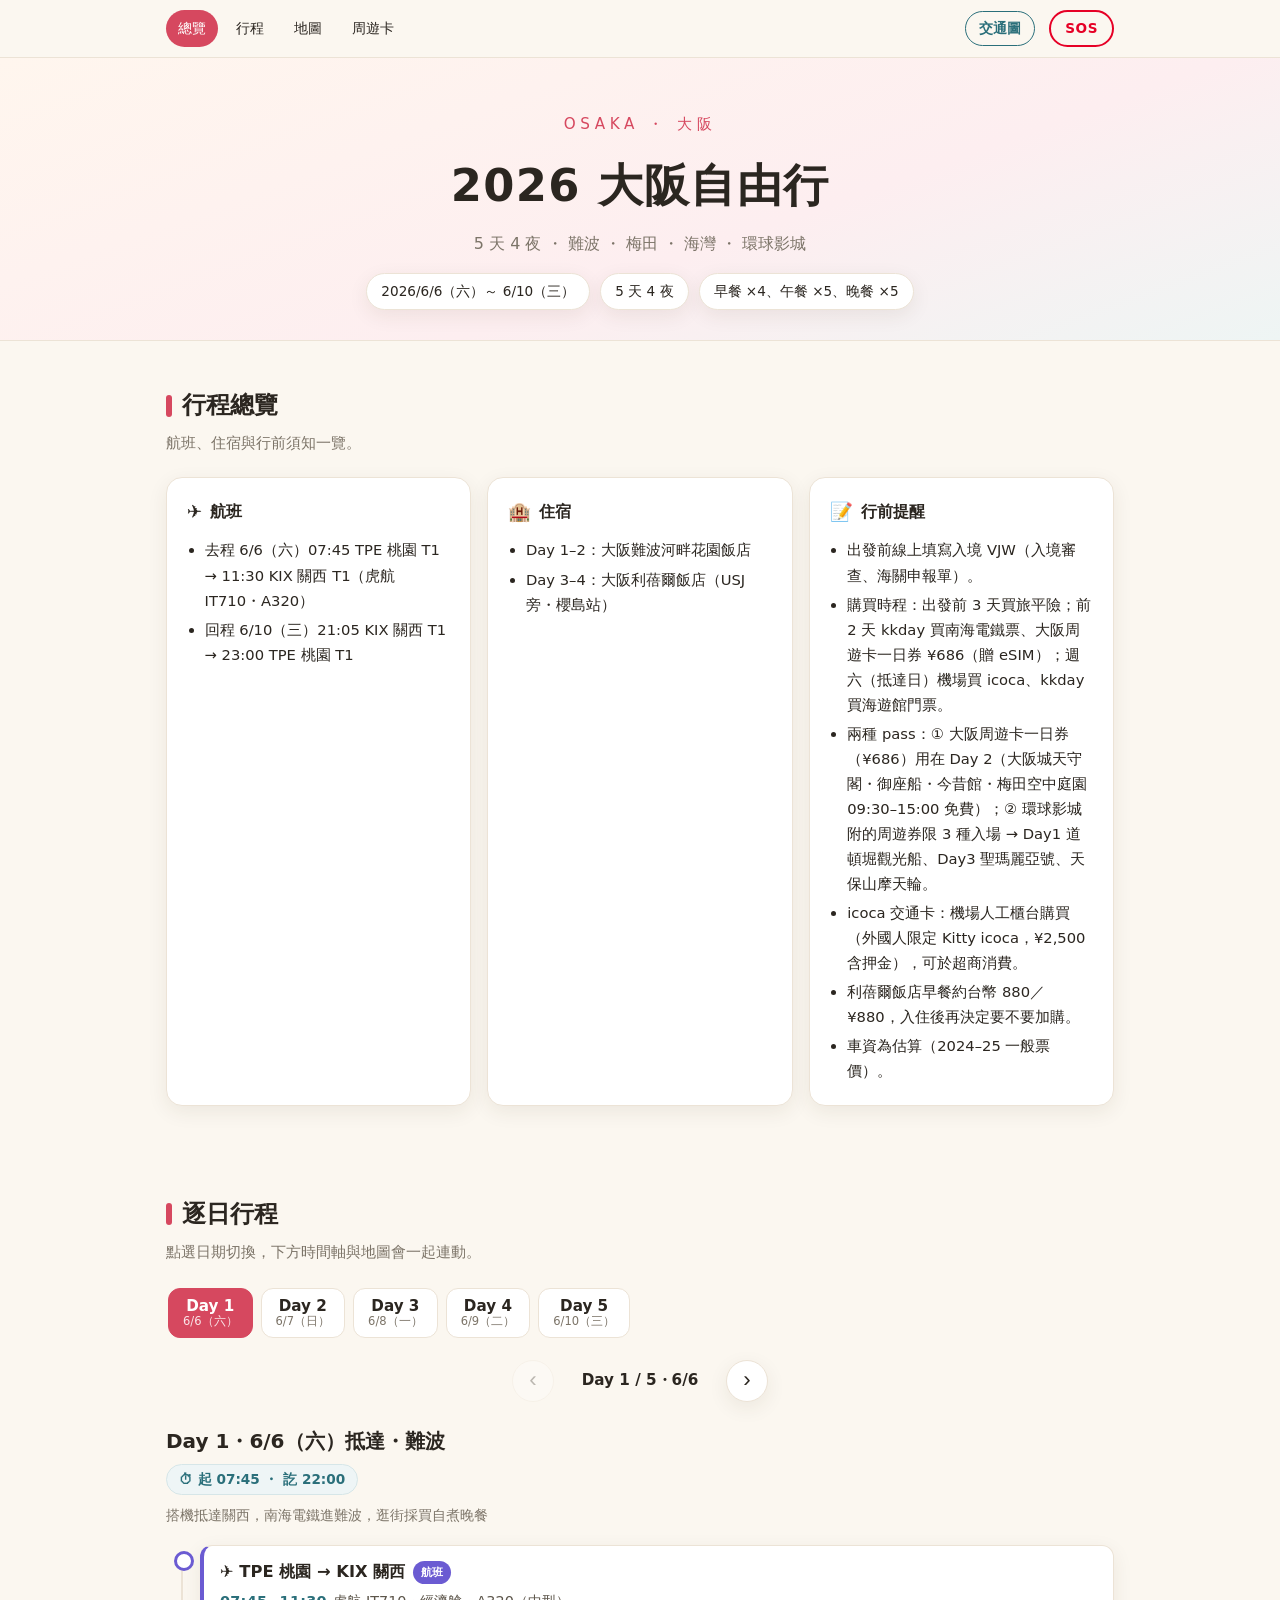
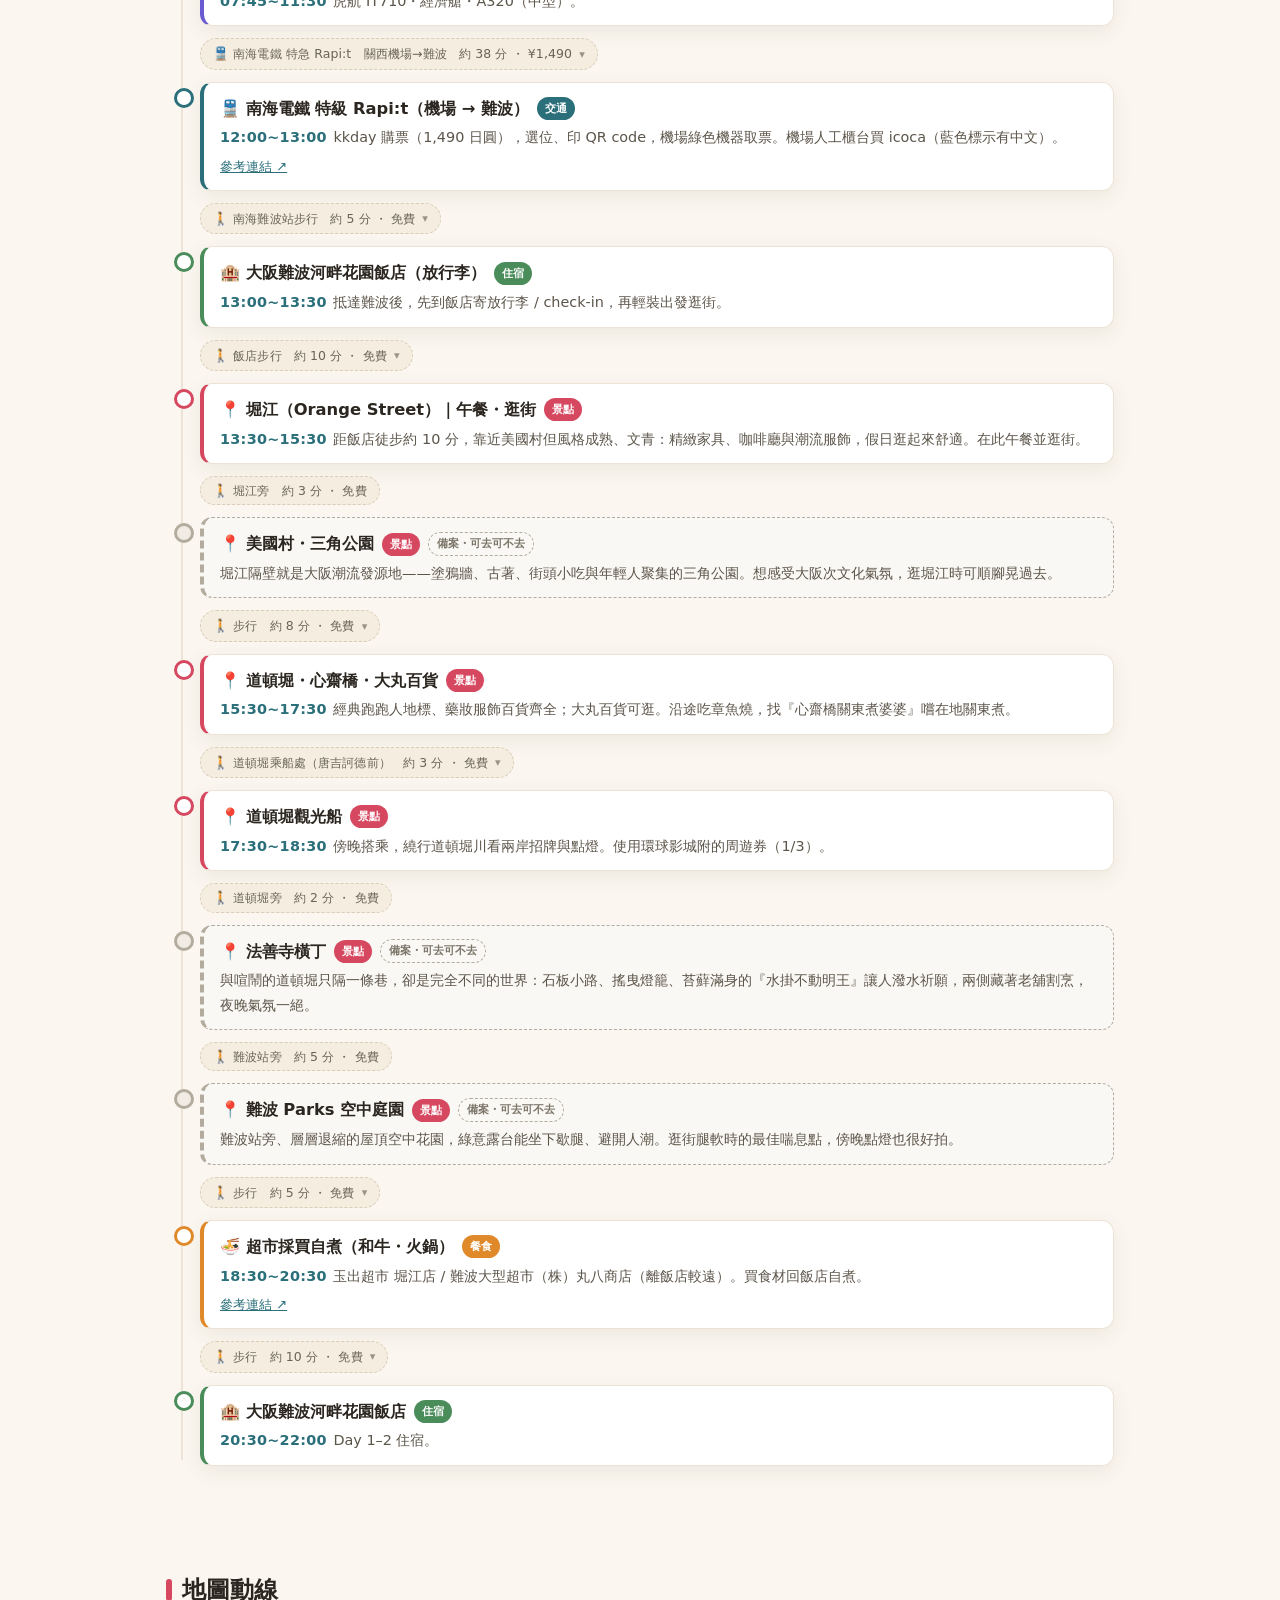
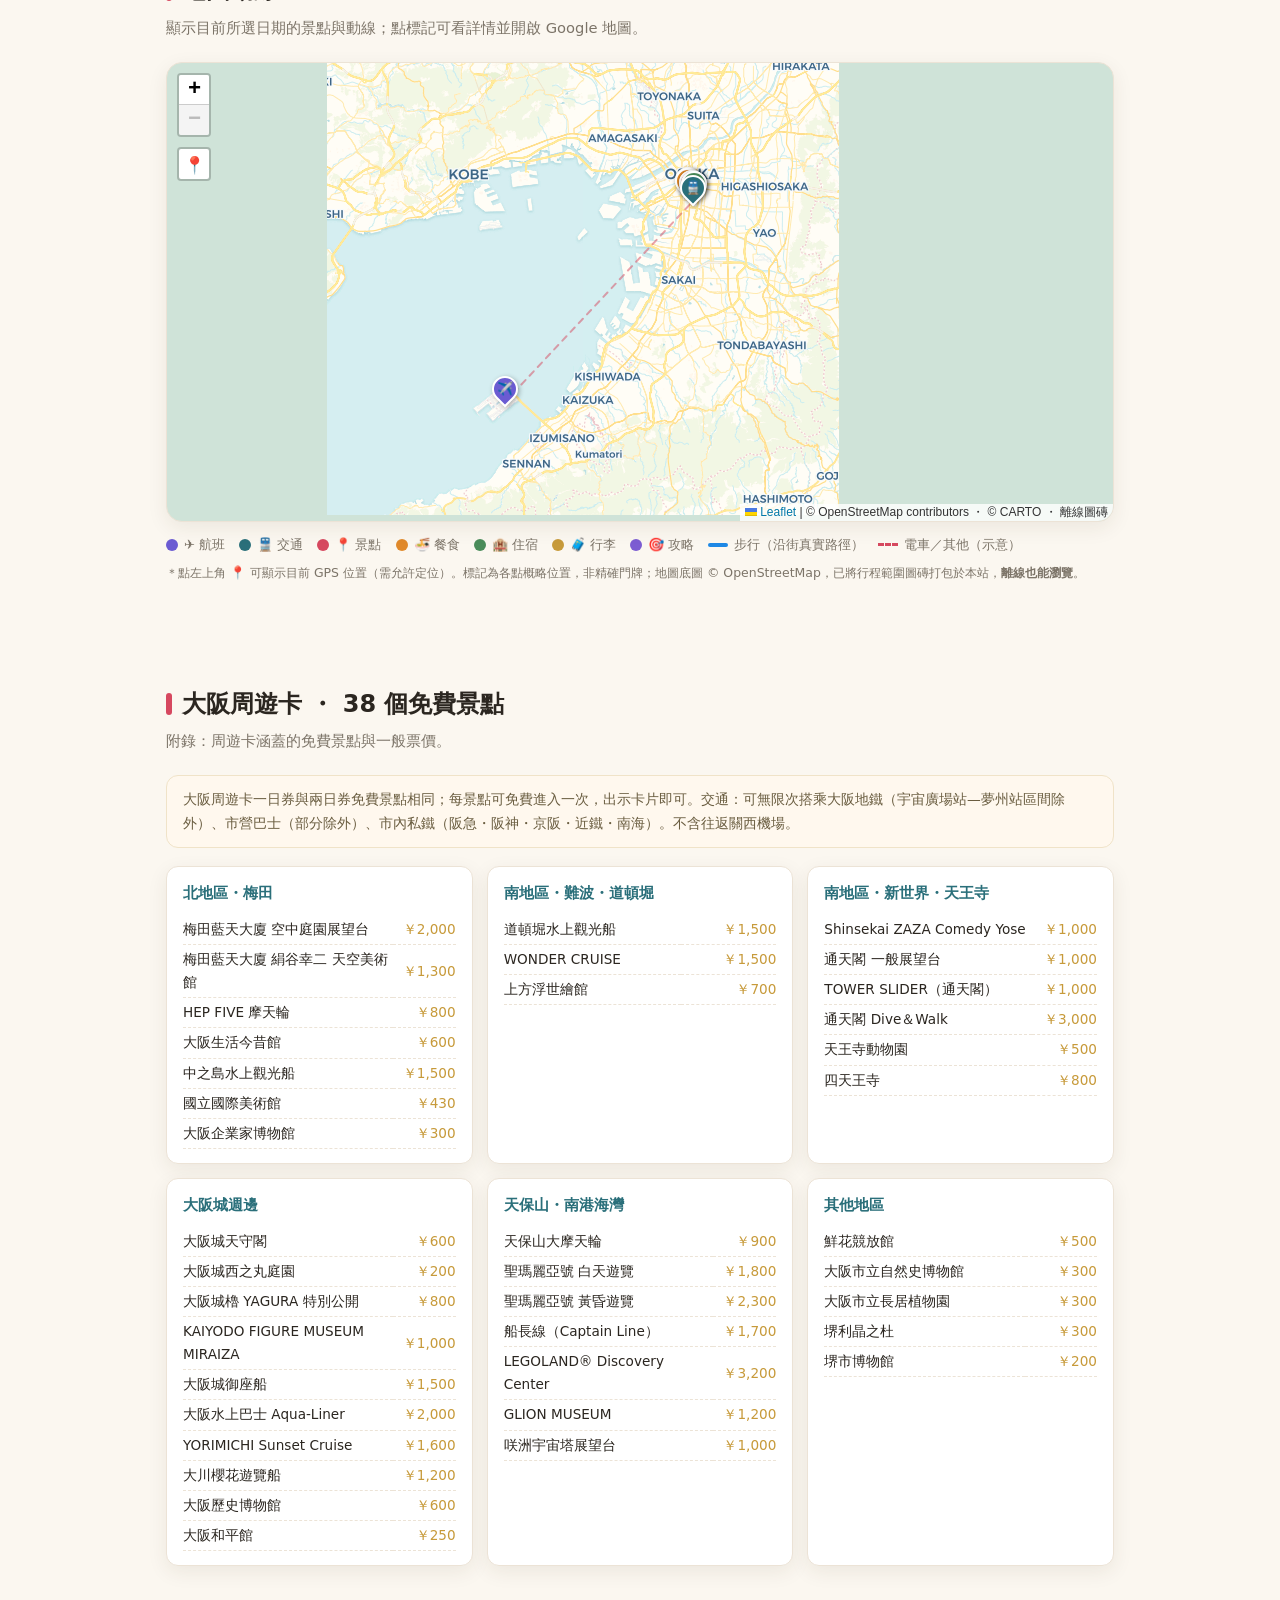
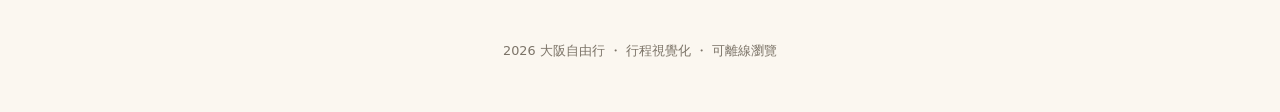
<file: index.html>
<!DOCTYPE html>
<html lang="zh-Hant">
<head>
  <meta charset="UTF-8" />
  <meta name="viewport" content="width=device-width, initial-scale=1.0" />
  <title>2026 大阪自由行 ・ 6/6–6/10</title>
  <meta name="description" content="2026/6/6–6/10 日本大阪自由行 5 天 4 夜互動行程：逐日時間軸與地圖動線。" />
  <meta name="theme-color" content="#d6485f" />
  <link rel="icon" href="./assets/icon.svg" type="image/svg+xml" />
  <link rel="manifest" href="./manifest.webmanifest" />
  <link rel="stylesheet" href="./assets/vendor/leaflet/leaflet.css" />
  <link rel="stylesheet" href="./assets/css/style.css?v=22" />
</head>
<body>

  <nav class="nav">
    <div class="nav__inner">
      <div class="nav__links">
        <a href="#overview-sec">總覽</a>
        <a href="#itinerary-sec">行程</a>
        <a href="#map-sec">地圖</a>
        <a href="#pass-sec">周遊卡</a>
      </div>
      <a href="./transit-map.html" class="nav-transit">交通圖</a>
      <a href="./emergency.html" class="nav-emergency">SOS</a>
    </div>
  </nav>

  <header class="hero">
    <div class="jp">OSAKA ・ 大阪</div>
    <h1>2026 大阪自由行</h1>
    <p>5 天 4 夜 ・ 難波 ・ 梅田 ・ 海灣 ・ 環球影城</p>
    <div class="hero__meta" id="hero-meta"></div>
  </header>

  <section id="overview-sec">
    <h2 class="section-title"><span class="bar"></span>行程總覽</h2>
    <p class="section-sub">航班、住宿與行前須知一覽。</p>
    <div id="overview"></div>
  </section>

  <section id="itinerary-sec">
    <h2 class="section-title"><span class="bar"></span>逐日行程</h2>
    <p class="section-sub">點選日期切換，下方時間軸與地圖會一起連動。</p>
    <div class="daybar" id="daybar"></div>
    <div class="day-pager">
      <button class="pager-btn" id="prev-day" aria-label="前一天">‹</button>
      <span class="pager-now" id="pager-now"></span>
      <button class="pager-btn" id="next-day" aria-label="後一天">›</button>
    </div>
    <div id="days"></div>
  </section>

  <section id="map-sec">
    <h2 class="section-title"><span class="bar"></span>地圖動線</h2>
    <p class="section-sub">顯示目前所選日期的景點與動線；點標記可看詳情並開啟 Google 地圖。</p>
    <div id="map"></div>
    <div class="map-legend" id="map-legend"></div>
    <p class="loc-status" id="loc-status" hidden></p>
    <p class="map-note">＊點左上角 <strong>📍</strong> 可顯示目前 GPS 位置（需允許定位）。標記為各點概略位置，非精確門牌；地圖底圖 © OpenStreetMap，已將行程範圍圖磚打包於本站，<strong>離線也能瀏覽</strong>。</p>
  </section>

  <section id="pass-sec">
    <h2 class="section-title"><span class="bar"></span>大阪周遊卡 ・ 38 個免費景點</h2>
    <p class="section-sub">附錄：周遊卡涵蓋的免費景點與一般票價。</p>
    <div class="pass-note" id="pass-note"></div>
    <div class="pass-grid" id="pass-grid"></div>
  </section>

  <footer>
    2026 大阪自由行 ・ 行程視覺化 ・ 可離線瀏覽
  </footer>

  <script src="./assets/vendor/leaflet/leaflet.js"></script>
  <script src="./assets/vendor/sortable/Sortable.min.js?v=22"></script>
  <script src="./assets/js/data.js?v=22"></script>
  <script src="./assets/js/walk-routes.js?v=22"></script>
  <script src="./assets/js/app.js?v=22"></script>
</body>
</html>
</file>
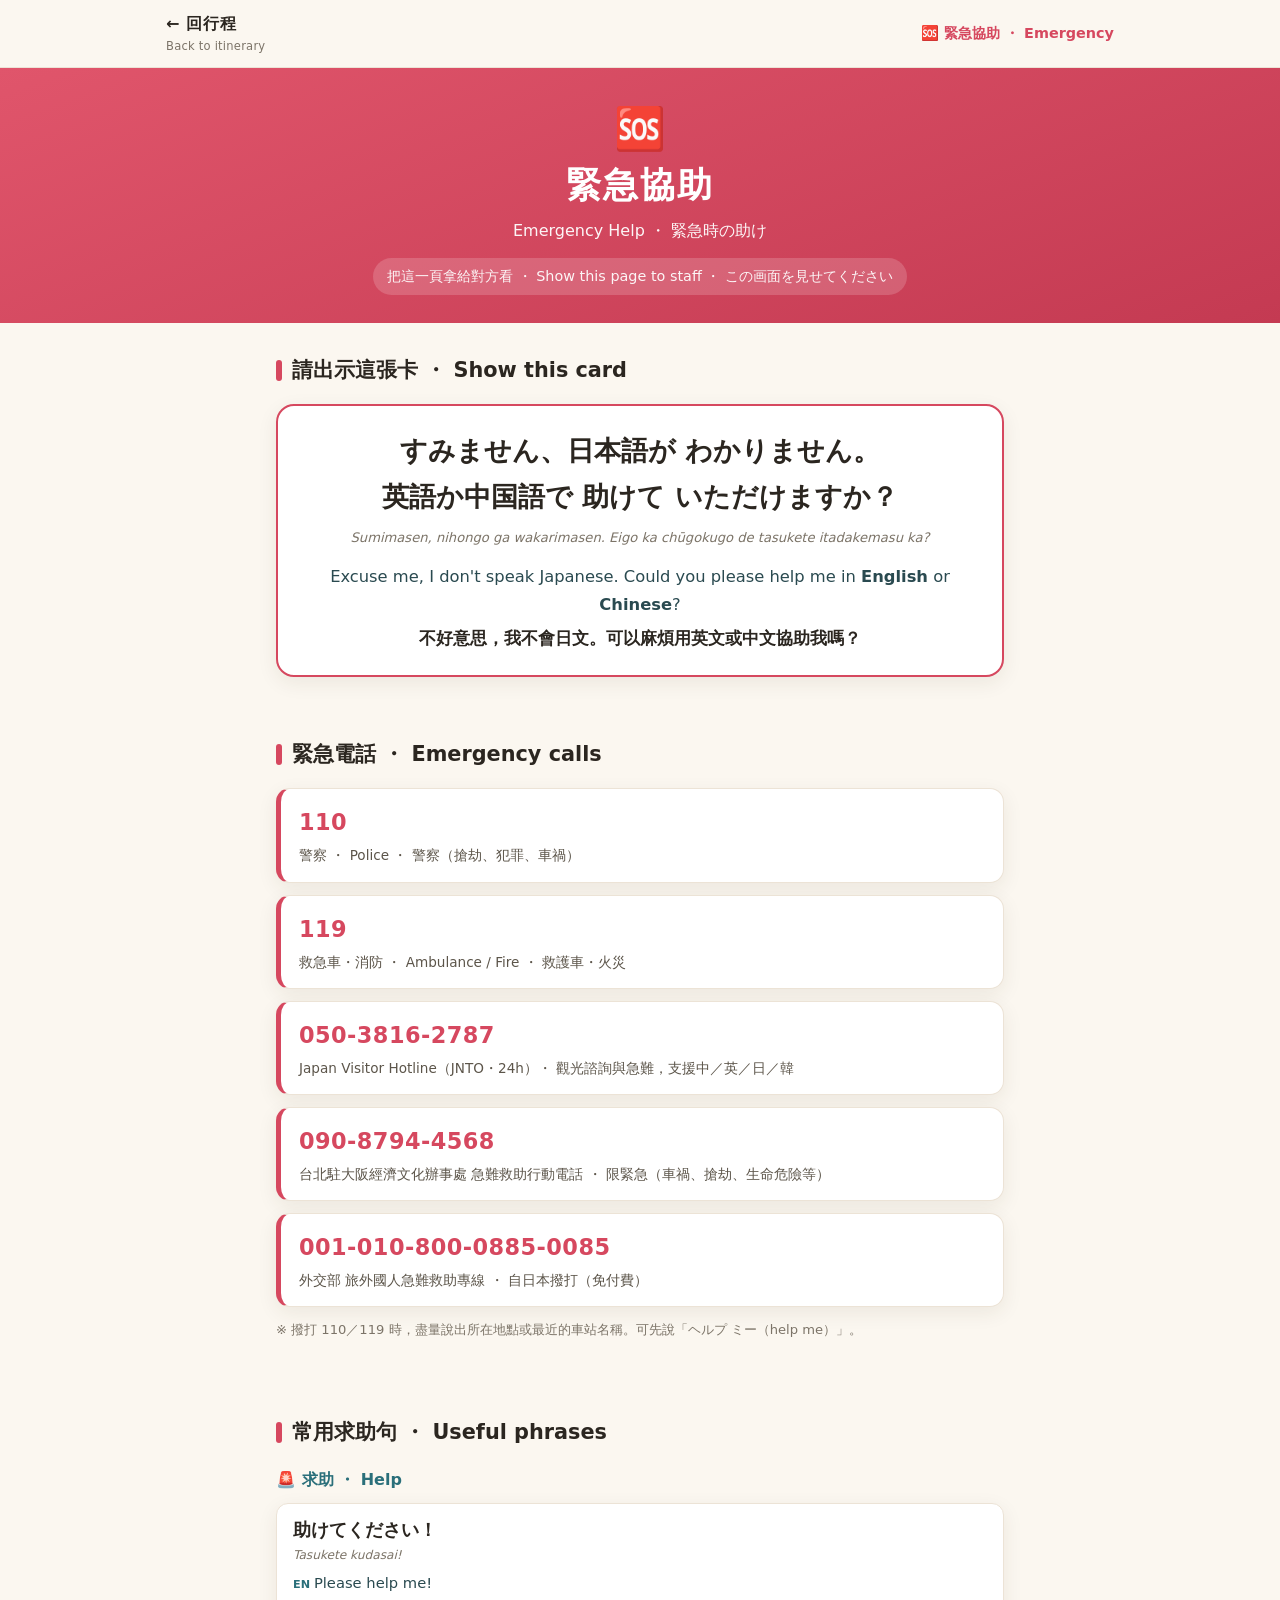
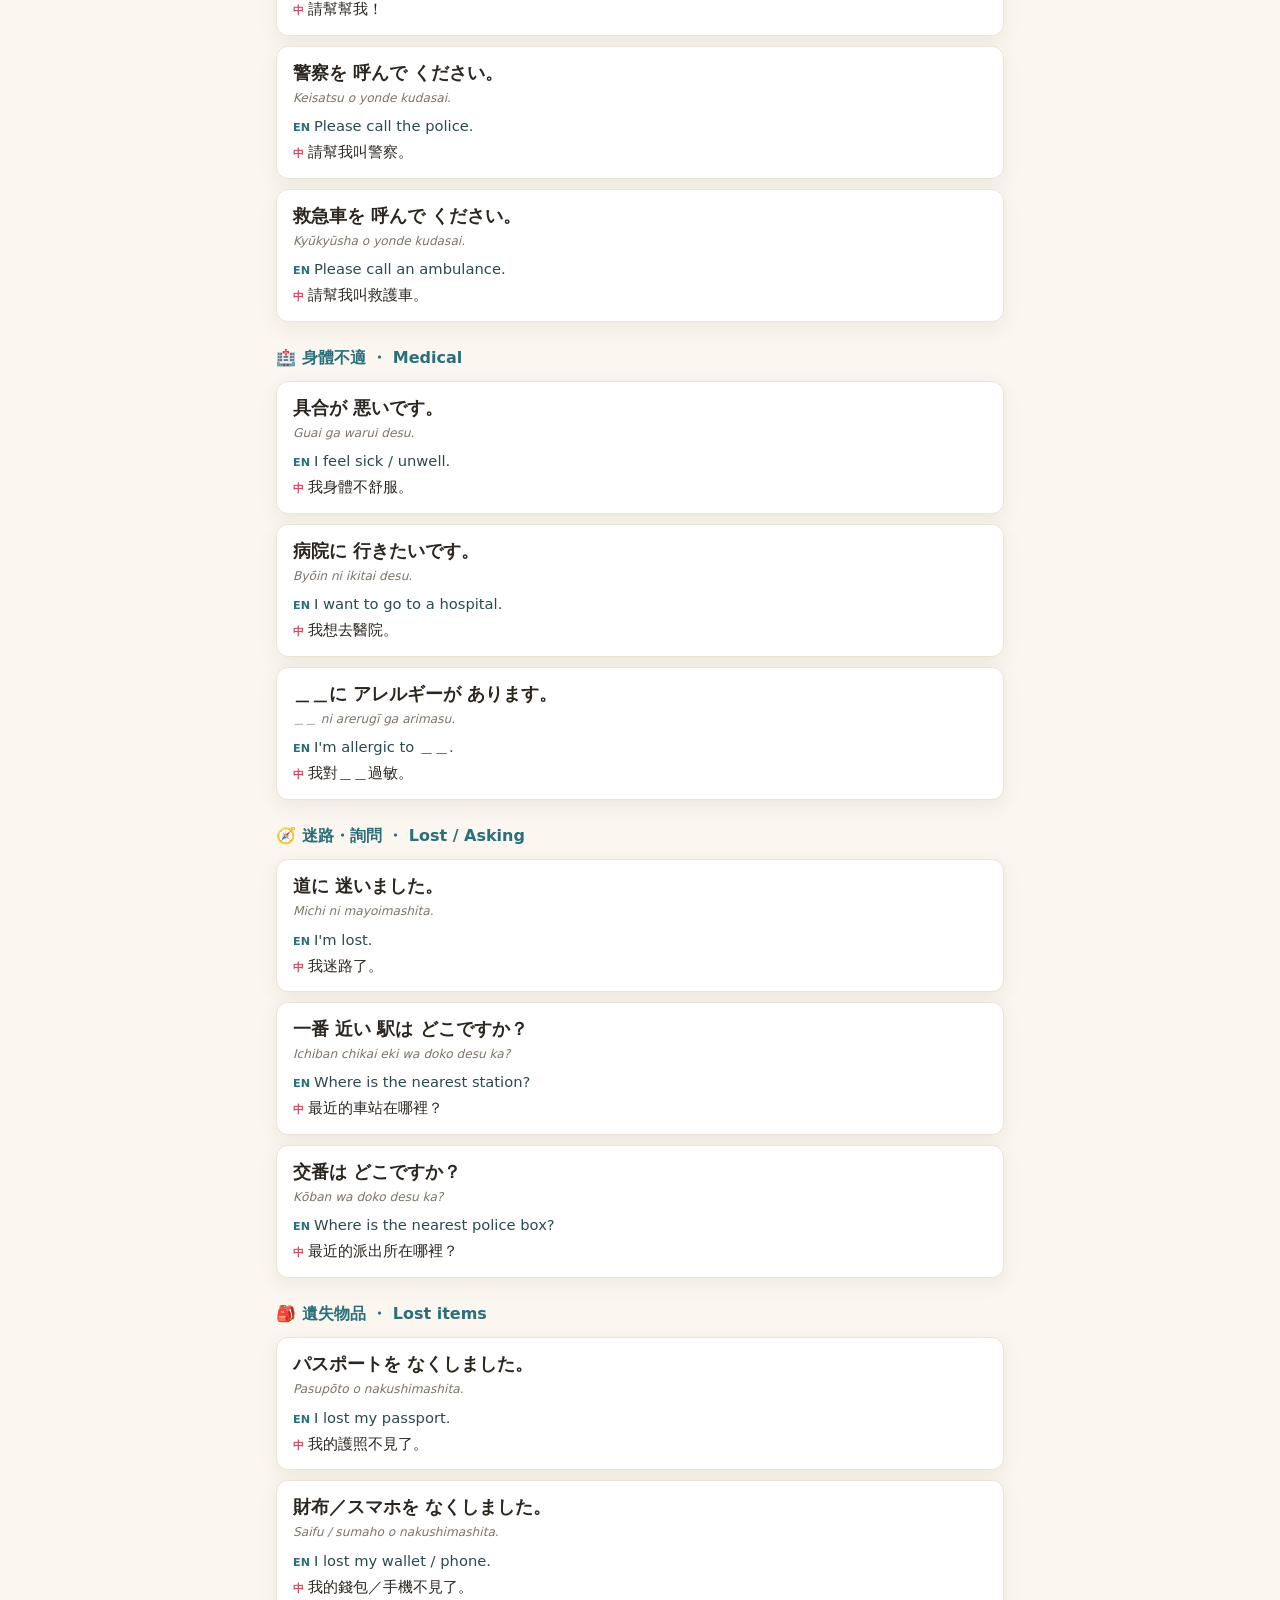
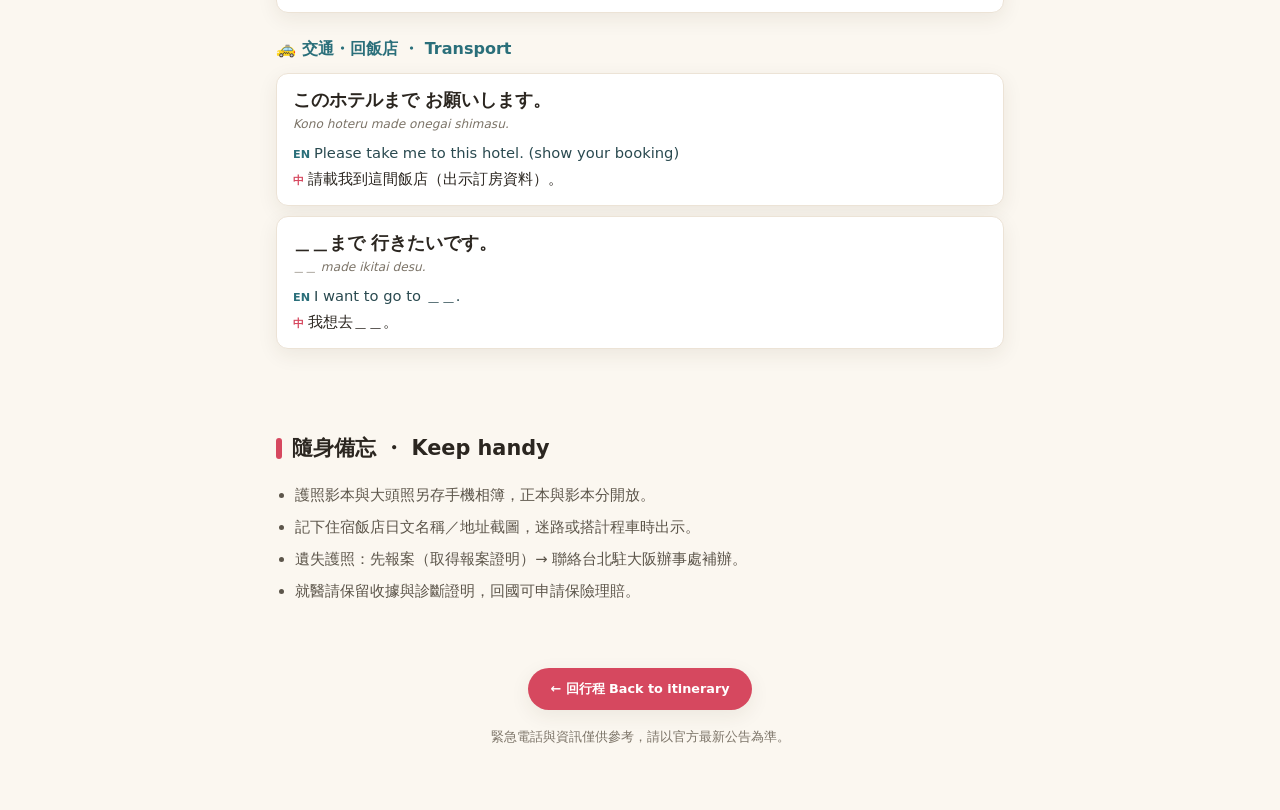
<file: emergency.html>
<!DOCTYPE html>
<html lang="zh-Hant">
<head>
  <meta charset="UTF-8" />
  <meta name="viewport" content="width=device-width, initial-scale=1.0" />
  <title>緊急協助 Emergency ・ 大阪自由行</title>
  <meta name="description" content="日／英／中三語緊急求助頁：我需要協助、我不會日文、可用英文或中文，含緊急電話與常用求助句。" />
  <meta name="theme-color" content="#d6485f" />
  <link rel="icon" href="./assets/icon.svg" type="image/svg+xml" />
  <link rel="stylesheet" href="./assets/css/style.css" />
</head>
<body class="emg">

  <nav class="nav">
    <div class="nav__inner">
      <a class="nav__brand nav__back" href="./index.html">← 回行程<small>Back to itinerary</small></a>
      <span class="emg-navtitle">🆘 緊急協助 ・ Emergency</span>
    </div>
  </nav>

  <header class="emg-hero">
    <div class="emg-hero__icon">🆘</div>
    <h1>緊急協助</h1>
    <p>Emergency Help ・ 緊急時の助け</p>
    <p class="emg-hero__sub">把這一頁拿給對方看 ・ Show this page to staff ・ この画面を見せてください</p>
  </header>

  <!-- 1. 主求助卡（出示給對方看） -->
  <section class="emg-sec">
    <h2 class="emg-h2"><span class="bar"></span>請出示這張卡 ・ Show this card</h2>
    <div class="emg-plea">
      <p class="emg-jp">すみません、日本語が わかりません。<br>英語か中国語で 助けて いただけますか？</p>
      <p class="emg-romaji">Sumimasen, nihongo ga wakarimasen. Eigo ka chūgokugo de tasukete itadakemasu ka?</p>
      <p class="emg-en">Excuse me, I don't speak Japanese. Could you please help me in <b>English</b> or <b>Chinese</b>?</p>
      <p class="emg-zh">不好意思，我不會日文。可以麻煩用<b>英文</b>或<b>中文</b>協助我嗎？</p>
    </div>
  </section>

  <!-- 2. 緊急電話 -->
  <section class="emg-sec">
    <h2 class="emg-h2"><span class="bar"></span>緊急電話 ・ Emergency calls</h2>
    <div class="emg-calls">
      <a class="emg-call" href="tel:110">
        <span class="emg-call__num">110</span>
        <span class="emg-call__label">警察 ・ Police ・ 警察（搶劫、犯罪、車禍）</span>
      </a>
      <a class="emg-call" href="tel:119">
        <span class="emg-call__num">119</span>
        <span class="emg-call__label">救急車・消防 ・ Ambulance / Fire ・ 救護車・火災</span>
      </a>
      <a class="emg-call" href="tel:0503816 2787">
        <span class="emg-call__num">050-3816-2787</span>
        <span class="emg-call__label">Japan Visitor Hotline（JNTO・24h）・ 觀光諮詢與急難，支援中／英／日／韓</span>
      </a>
      <a class="emg-call" href="tel:09087944568">
        <span class="emg-call__num">090-8794-4568</span>
        <span class="emg-call__label">台北駐大阪經濟文化辦事處 急難救助行動電話 ・ 限緊急（車禍、搶劫、生命危險等）</span>
      </a>
      <a class="emg-call" href="tel:0010108000885085">
        <span class="emg-call__num">001-010-800-0885-0085</span>
        <span class="emg-call__label">外交部 旅外國人急難救助專線 ・ 自日本撥打（免付費）</span>
      </a>
    </div>
    <p class="emg-note">※ 撥打 110／119 時，盡量說出所在地點或最近的車站名稱。可先說「ヘルプ ミー（help me）」。</p>
  </section>

  <!-- 3. 常用求助句 -->
  <section class="emg-sec">
    <h2 class="emg-h2"><span class="bar"></span>常用求助句 ・ Useful phrases</h2>

    <div class="emg-group">
      <h3 class="emg-h3">🚨 求助 ・ Help</h3>
      <div class="ph">
        <div class="ph-jp">助けてください！<span class="ph-rj">Tasukete kudasai!</span></div>
        <div class="ph-en">Please help me!</div>
        <div class="ph-zh">請幫幫我！</div>
      </div>
      <div class="ph">
        <div class="ph-jp">警察を 呼んで ください。<span class="ph-rj">Keisatsu o yonde kudasai.</span></div>
        <div class="ph-en">Please call the police.</div>
        <div class="ph-zh">請幫我叫警察。</div>
      </div>
      <div class="ph">
        <div class="ph-jp">救急車を 呼んで ください。<span class="ph-rj">Kyūkyūsha o yonde kudasai.</span></div>
        <div class="ph-en">Please call an ambulance.</div>
        <div class="ph-zh">請幫我叫救護車。</div>
      </div>
    </div>

    <div class="emg-group">
      <h3 class="emg-h3">🏥 身體不適 ・ Medical</h3>
      <div class="ph">
        <div class="ph-jp">具合が 悪いです。<span class="ph-rj">Guai ga warui desu.</span></div>
        <div class="ph-en">I feel sick / unwell.</div>
        <div class="ph-zh">我身體不舒服。</div>
      </div>
      <div class="ph">
        <div class="ph-jp">病院に 行きたいです。<span class="ph-rj">Byōin ni ikitai desu.</span></div>
        <div class="ph-en">I want to go to a hospital.</div>
        <div class="ph-zh">我想去醫院。</div>
      </div>
      <div class="ph">
        <div class="ph-jp">＿＿に アレルギーが あります。<span class="ph-rj">＿＿ ni arerugī ga arimasu.</span></div>
        <div class="ph-en">I'm allergic to ＿＿.</div>
        <div class="ph-zh">我對＿＿過敏。</div>
      </div>
    </div>

    <div class="emg-group">
      <h3 class="emg-h3">🧭 迷路・詢問 ・ Lost / Asking</h3>
      <div class="ph">
        <div class="ph-jp">道に 迷いました。<span class="ph-rj">Michi ni mayoimashita.</span></div>
        <div class="ph-en">I'm lost.</div>
        <div class="ph-zh">我迷路了。</div>
      </div>
      <div class="ph">
        <div class="ph-jp">一番 近い 駅は どこですか？<span class="ph-rj">Ichiban chikai eki wa doko desu ka?</span></div>
        <div class="ph-en">Where is the nearest station?</div>
        <div class="ph-zh">最近的車站在哪裡？</div>
      </div>
      <div class="ph">
        <div class="ph-jp">交番は どこですか？<span class="ph-rj">Kōban wa doko desu ka?</span></div>
        <div class="ph-en">Where is the nearest police box?</div>
        <div class="ph-zh">最近的派出所在哪裡？</div>
      </div>
    </div>

    <div class="emg-group">
      <h3 class="emg-h3">🎒 遺失物品 ・ Lost items</h3>
      <div class="ph">
        <div class="ph-jp">パスポートを なくしました。<span class="ph-rj">Pasupōto o nakushimashita.</span></div>
        <div class="ph-en">I lost my passport.</div>
        <div class="ph-zh">我的護照不見了。</div>
      </div>
      <div class="ph">
        <div class="ph-jp">財布／スマホを なくしました。<span class="ph-rj">Saifu / sumaho o nakushimashita.</span></div>
        <div class="ph-en">I lost my wallet / phone.</div>
        <div class="ph-zh">我的錢包／手機不見了。</div>
      </div>
    </div>

    <div class="emg-group">
      <h3 class="emg-h3">🚕 交通・回飯店 ・ Transport</h3>
      <div class="ph">
        <div class="ph-jp">このホテルまで お願いします。<span class="ph-rj">Kono hoteru made onegai shimasu.</span></div>
        <div class="ph-en">Please take me to this hotel. (show your booking)</div>
        <div class="ph-zh">請載我到這間飯店（出示訂房資料）。</div>
      </div>
      <div class="ph">
        <div class="ph-jp">＿＿まで 行きたいです。<span class="ph-rj">＿＿ made ikitai desu.</span></div>
        <div class="ph-en">I want to go to ＿＿.</div>
        <div class="ph-zh">我想去＿＿。</div>
      </div>
    </div>
  </section>

  <!-- 4. 隨身重要資訊（自行填寫） -->
  <section class="emg-sec">
    <h2 class="emg-h2"><span class="bar"></span>隨身備忘 ・ Keep handy</h2>
    <ul class="emg-tips">
      <li>護照影本與大頭照另存手機相簿，正本與影本分開放。</li>
      <li>記下住宿飯店日文名稱／地址截圖，迷路或搭計程車時出示。</li>
      <li>遺失護照：先報案（取得報案證明）→ 聯絡台北駐大阪辦事處補辦。</li>
      <li>就醫請保留收據與診斷證明，回國可申請保險理賠。</li>
    </ul>
  </section>

  <footer class="emg-footer">
    <a class="emg-backbtn" href="./index.html">← 回行程 Back to itinerary</a>
    <p>緊急電話與資訊僅供參考，請以官方最新公告為準。</p>
  </footer>

</body>
</html>
</file>
<file: assets/vendor/leaflet/leaflet.css>
/* required styles */

.leaflet-pane,
.leaflet-tile,
.leaflet-marker-icon,
.leaflet-marker-shadow,
.leaflet-tile-container,
.leaflet-pane > svg,
.leaflet-pane > canvas,
.leaflet-zoom-box,
.leaflet-image-layer,
.leaflet-layer {
	position: absolute;
	left: 0;
	top: 0;
	}
.leaflet-container {
	overflow: hidden;
	}
.leaflet-tile,
.leaflet-marker-icon,
.leaflet-marker-shadow {
	-webkit-user-select: none;
	   -moz-user-select: none;
	        user-select: none;
	  -webkit-user-drag: none;
	}
/* Prevents IE11 from highlighting tiles in blue */
.leaflet-tile::selection {
	background: transparent;
}
/* Safari renders non-retina tile on retina better with this, but Chrome is worse */
.leaflet-safari .leaflet-tile {
	image-rendering: -webkit-optimize-contrast;
	}
/* hack that prevents hw layers "stretching" when loading new tiles */
.leaflet-safari .leaflet-tile-container {
	width: 1600px;
	height: 1600px;
	-webkit-transform-origin: 0 0;
	}
.leaflet-marker-icon,
.leaflet-marker-shadow {
	display: block;
	}
/* .leaflet-container svg: reset svg max-width decleration shipped in Joomla! (joomla.org) 3.x */
/* .leaflet-container img: map is broken in FF if you have max-width: 100% on tiles */
.leaflet-container .leaflet-overlay-pane svg {
	max-width: none !important;
	max-height: none !important;
	}
.leaflet-container .leaflet-marker-pane img,
.leaflet-container .leaflet-shadow-pane img,
.leaflet-container .leaflet-tile-pane img,
.leaflet-container img.leaflet-image-layer,
.leaflet-container .leaflet-tile {
	max-width: none !important;
	max-height: none !important;
	width: auto;
	padding: 0;
	}

.leaflet-container img.leaflet-tile {
	/* See: https://bugs.chromium.org/p/chromium/issues/detail?id=600120 */
	mix-blend-mode: plus-lighter;
}

.leaflet-container.leaflet-touch-zoom {
	-ms-touch-action: pan-x pan-y;
	touch-action: pan-x pan-y;
	}
.leaflet-container.leaflet-touch-drag {
	-ms-touch-action: pinch-zoom;
	/* Fallback for FF which doesn't support pinch-zoom */
	touch-action: none;
	touch-action: pinch-zoom;
}
.leaflet-container.leaflet-touch-drag.leaflet-touch-zoom {
	-ms-touch-action: none;
	touch-action: none;
}
.leaflet-container {
	-webkit-tap-highlight-color: transparent;
}
.leaflet-container a {
	-webkit-tap-highlight-color: rgba(51, 181, 229, 0.4);
}
.leaflet-tile {
	filter: inherit;
	visibility: hidden;
	}
.leaflet-tile-loaded {
	visibility: inherit;
	}
.leaflet-zoom-box {
	width: 0;
	height: 0;
	-moz-box-sizing: border-box;
	     box-sizing: border-box;
	z-index: 800;
	}
/* workaround for https://bugzilla.mozilla.org/show_bug.cgi?id=888319 */
.leaflet-overlay-pane svg {
	-moz-user-select: none;
	}

.leaflet-pane         { z-index: 400; }

.leaflet-tile-pane    { z-index: 200; }
.leaflet-overlay-pane { z-index: 400; }
.leaflet-shadow-pane  { z-index: 500; }
.leaflet-marker-pane  { z-index: 600; }
.leaflet-tooltip-pane   { z-index: 650; }
.leaflet-popup-pane   { z-index: 700; }

.leaflet-map-pane canvas { z-index: 100; }
.leaflet-map-pane svg    { z-index: 200; }

.leaflet-vml-shape {
	width: 1px;
	height: 1px;
	}
.lvml {
	behavior: url(#default#VML);
	display: inline-block;
	position: absolute;
	}


/* control positioning */

.leaflet-control {
	position: relative;
	z-index: 800;
	pointer-events: visiblePainted; /* IE 9-10 doesn't have auto */
	pointer-events: auto;
	}
.leaflet-top,
.leaflet-bottom {
	position: absolute;
	z-index: 1000;
	pointer-events: none;
	}
.leaflet-top {
	top: 0;
	}
.leaflet-right {
	right: 0;
	}
.leaflet-bottom {
	bottom: 0;
	}
.leaflet-left {
	left: 0;
	}
.leaflet-control {
	float: left;
	clear: both;
	}
.leaflet-right .leaflet-control {
	float: right;
	}
.leaflet-top .leaflet-control {
	margin-top: 10px;
	}
.leaflet-bottom .leaflet-control {
	margin-bottom: 10px;
	}
.leaflet-left .leaflet-control {
	margin-left: 10px;
	}
.leaflet-right .leaflet-control {
	margin-right: 10px;
	}


/* zoom and fade animations */

.leaflet-fade-anim .leaflet-popup {
	opacity: 0;
	-webkit-transition: opacity 0.2s linear;
	   -moz-transition: opacity 0.2s linear;
	        transition: opacity 0.2s linear;
	}
.leaflet-fade-anim .leaflet-map-pane .leaflet-popup {
	opacity: 1;
	}
.leaflet-zoom-animated {
	-webkit-transform-origin: 0 0;
	    -ms-transform-origin: 0 0;
	        transform-origin: 0 0;
	}
svg.leaflet-zoom-animated {
	will-change: transform;
}

.leaflet-zoom-anim .leaflet-zoom-animated {
	-webkit-transition: -webkit-transform 0.25s cubic-bezier(0,0,0.25,1);
	   -moz-transition:    -moz-transform 0.25s cubic-bezier(0,0,0.25,1);
	        transition:         transform 0.25s cubic-bezier(0,0,0.25,1);
	}
.leaflet-zoom-anim .leaflet-tile,
.leaflet-pan-anim .leaflet-tile {
	-webkit-transition: none;
	   -moz-transition: none;
	        transition: none;
	}

.leaflet-zoom-anim .leaflet-zoom-hide {
	visibility: hidden;
	}


/* cursors */

.leaflet-interactive {
	cursor: pointer;
	}
.leaflet-grab {
	cursor: -webkit-grab;
	cursor:    -moz-grab;
	cursor:         grab;
	}
.leaflet-crosshair,
.leaflet-crosshair .leaflet-interactive {
	cursor: crosshair;
	}
.leaflet-popup-pane,
.leaflet-control {
	cursor: auto;
	}
.leaflet-dragging .leaflet-grab,
.leaflet-dragging .leaflet-grab .leaflet-interactive,
.leaflet-dragging .leaflet-marker-draggable {
	cursor: move;
	cursor: -webkit-grabbing;
	cursor:    -moz-grabbing;
	cursor:         grabbing;
	}

/* marker & overlays interactivity */
.leaflet-marker-icon,
.leaflet-marker-shadow,
.leaflet-image-layer,
.leaflet-pane > svg path,
.leaflet-tile-container {
	pointer-events: none;
	}

.leaflet-marker-icon.leaflet-interactive,
.leaflet-image-layer.leaflet-interactive,
.leaflet-pane > svg path.leaflet-interactive,
svg.leaflet-image-layer.leaflet-interactive path {
	pointer-events: visiblePainted; /* IE 9-10 doesn't have auto */
	pointer-events: auto;
	}

/* visual tweaks */

.leaflet-container {
	background: #ddd;
	outline-offset: 1px;
	}
.leaflet-container a {
	color: #0078A8;
	}
.leaflet-zoom-box {
	border: 2px dotted #38f;
	background: rgba(255,255,255,0.5);
	}


/* general typography */
.leaflet-container {
	font-family: "Helvetica Neue", Arial, Helvetica, sans-serif;
	font-size: 12px;
	font-size: 0.75rem;
	line-height: 1.5;
	}


/* general toolbar styles */

.leaflet-bar {
	box-shadow: 0 1px 5px rgba(0,0,0,0.65);
	border-radius: 4px;
	}
.leaflet-bar a {
	background-color: #fff;
	border-bottom: 1px solid #ccc;
	width: 26px;
	height: 26px;
	line-height: 26px;
	display: block;
	text-align: center;
	text-decoration: none;
	color: black;
	}
.leaflet-bar a,
.leaflet-control-layers-toggle {
	background-position: 50% 50%;
	background-repeat: no-repeat;
	display: block;
	}
.leaflet-bar a:hover,
.leaflet-bar a:focus {
	background-color: #f4f4f4;
	}
.leaflet-bar a:first-child {
	border-top-left-radius: 4px;
	border-top-right-radius: 4px;
	}
.leaflet-bar a:last-child {
	border-bottom-left-radius: 4px;
	border-bottom-right-radius: 4px;
	border-bottom: none;
	}
.leaflet-bar a.leaflet-disabled {
	cursor: default;
	background-color: #f4f4f4;
	color: #bbb;
	}

.leaflet-touch .leaflet-bar a {
	width: 30px;
	height: 30px;
	line-height: 30px;
	}
.leaflet-touch .leaflet-bar a:first-child {
	border-top-left-radius: 2px;
	border-top-right-radius: 2px;
	}
.leaflet-touch .leaflet-bar a:last-child {
	border-bottom-left-radius: 2px;
	border-bottom-right-radius: 2px;
	}

/* zoom control */

.leaflet-control-zoom-in,
.leaflet-control-zoom-out {
	font: bold 18px 'Lucida Console', Monaco, monospace;
	text-indent: 1px;
	}

.leaflet-touch .leaflet-control-zoom-in, .leaflet-touch .leaflet-control-zoom-out  {
	font-size: 22px;
	}


/* layers control */

.leaflet-control-layers {
	box-shadow: 0 1px 5px rgba(0,0,0,0.4);
	background: #fff;
	border-radius: 5px;
	}
.leaflet-control-layers-toggle {
	background-image: url(images/layers.png);
	width: 36px;
	height: 36px;
	}
.leaflet-retina .leaflet-control-layers-toggle {
	background-image: url(images/layers-2x.png);
	background-size: 26px 26px;
	}
.leaflet-touch .leaflet-control-layers-toggle {
	width: 44px;
	height: 44px;
	}
.leaflet-control-layers .leaflet-control-layers-list,
.leaflet-control-layers-expanded .leaflet-control-layers-toggle {
	display: none;
	}
.leaflet-control-layers-expanded .leaflet-control-layers-list {
	display: block;
	position: relative;
	}
.leaflet-control-layers-expanded {
	padding: 6px 10px 6px 6px;
	color: #333;
	background: #fff;
	}
.leaflet-control-layers-scrollbar {
	overflow-y: scroll;
	overflow-x: hidden;
	padding-right: 5px;
	}
.leaflet-control-layers-selector {
	margin-top: 2px;
	position: relative;
	top: 1px;
	}
.leaflet-control-layers label {
	display: block;
	font-size: 13px;
	font-size: 1.08333em;
	}
.leaflet-control-layers-separator {
	height: 0;
	border-top: 1px solid #ddd;
	margin: 5px -10px 5px -6px;
	}

/* Default icon URLs */
.leaflet-default-icon-path { /* used only in path-guessing heuristic, see L.Icon.Default */
	background-image: url(images/marker-icon.png);
	}


/* attribution and scale controls */

.leaflet-container .leaflet-control-attribution {
	background: #fff;
	background: rgba(255, 255, 255, 0.8);
	margin: 0;
	}
.leaflet-control-attribution,
.leaflet-control-scale-line {
	padding: 0 5px;
	color: #333;
	line-height: 1.4;
	}
.leaflet-control-attribution a {
	text-decoration: none;
	}
.leaflet-control-attribution a:hover,
.leaflet-control-attribution a:focus {
	text-decoration: underline;
	}
.leaflet-attribution-flag {
	display: inline !important;
	vertical-align: baseline !important;
	width: 1em;
	height: 0.6669em;
	}
.leaflet-left .leaflet-control-scale {
	margin-left: 5px;
	}
.leaflet-bottom .leaflet-control-scale {
	margin-bottom: 5px;
	}
.leaflet-control-scale-line {
	border: 2px solid #777;
	border-top: none;
	line-height: 1.1;
	padding: 2px 5px 1px;
	white-space: nowrap;
	-moz-box-sizing: border-box;
	     box-sizing: border-box;
	background: rgba(255, 255, 255, 0.8);
	text-shadow: 1px 1px #fff;
	}
.leaflet-control-scale-line:not(:first-child) {
	border-top: 2px solid #777;
	border-bottom: none;
	margin-top: -2px;
	}
.leaflet-control-scale-line:not(:first-child):not(:last-child) {
	border-bottom: 2px solid #777;
	}

.leaflet-touch .leaflet-control-attribution,
.leaflet-touch .leaflet-control-layers,
.leaflet-touch .leaflet-bar {
	box-shadow: none;
	}
.leaflet-touch .leaflet-control-layers,
.leaflet-touch .leaflet-bar {
	border: 2px solid rgba(0,0,0,0.2);
	background-clip: padding-box;
	}


/* popup */

.leaflet-popup {
	position: absolute;
	text-align: center;
	margin-bottom: 20px;
	}
.leaflet-popup-content-wrapper {
	padding: 1px;
	text-align: left;
	border-radius: 12px;
	}
.leaflet-popup-content {
	margin: 13px 24px 13px 20px;
	line-height: 1.3;
	font-size: 13px;
	font-size: 1.08333em;
	min-height: 1px;
	}
.leaflet-popup-content p {
	margin: 17px 0;
	margin: 1.3em 0;
	}
.leaflet-popup-tip-container {
	width: 40px;
	height: 20px;
	position: absolute;
	left: 50%;
	margin-top: -1px;
	margin-left: -20px;
	overflow: hidden;
	pointer-events: none;
	}
.leaflet-popup-tip {
	width: 17px;
	height: 17px;
	padding: 1px;

	margin: -10px auto 0;
	pointer-events: auto;

	-webkit-transform: rotate(45deg);
	   -moz-transform: rotate(45deg);
	    -ms-transform: rotate(45deg);
	        transform: rotate(45deg);
	}
.leaflet-popup-content-wrapper,
.leaflet-popup-tip {
	background: white;
	color: #333;
	box-shadow: 0 3px 14px rgba(0,0,0,0.4);
	}
.leaflet-container a.leaflet-popup-close-button {
	position: absolute;
	top: 0;
	right: 0;
	border: none;
	text-align: center;
	width: 24px;
	height: 24px;
	font: 16px/24px Tahoma, Verdana, sans-serif;
	color: #757575;
	text-decoration: none;
	background: transparent;
	}
.leaflet-container a.leaflet-popup-close-button:hover,
.leaflet-container a.leaflet-popup-close-button:focus {
	color: #585858;
	}
.leaflet-popup-scrolled {
	overflow: auto;
	}

.leaflet-oldie .leaflet-popup-content-wrapper {
	-ms-zoom: 1;
	}
.leaflet-oldie .leaflet-popup-tip {
	width: 24px;
	margin: 0 auto;

	-ms-filter: "progid:DXImageTransform.Microsoft.Matrix(M11=0.70710678, M12=0.70710678, M21=-0.70710678, M22=0.70710678)";
	filter: progid:DXImageTransform.Microsoft.Matrix(M11=0.70710678, M12=0.70710678, M21=-0.70710678, M22=0.70710678);
	}

.leaflet-oldie .leaflet-control-zoom,
.leaflet-oldie .leaflet-control-layers,
.leaflet-oldie .leaflet-popup-content-wrapper,
.leaflet-oldie .leaflet-popup-tip {
	border: 1px solid #999;
	}


/* div icon */

.leaflet-div-icon {
	background: #fff;
	border: 1px solid #666;
	}


/* Tooltip */
/* Base styles for the element that has a tooltip */
.leaflet-tooltip {
	position: absolute;
	padding: 6px;
	background-color: #fff;
	border: 1px solid #fff;
	border-radius: 3px;
	color: #222;
	white-space: nowrap;
	-webkit-user-select: none;
	-moz-user-select: none;
	-ms-user-select: none;
	user-select: none;
	pointer-events: none;
	box-shadow: 0 1px 3px rgba(0,0,0,0.4);
	}
.leaflet-tooltip.leaflet-interactive {
	cursor: pointer;
	pointer-events: auto;
	}
.leaflet-tooltip-top:before,
.leaflet-tooltip-bottom:before,
.leaflet-tooltip-left:before,
.leaflet-tooltip-right:before {
	position: absolute;
	pointer-events: none;
	border: 6px solid transparent;
	background: transparent;
	content: "";
	}

/* Directions */

.leaflet-tooltip-bottom {
	margin-top: 6px;
}
.leaflet-tooltip-top {
	margin-top: -6px;
}
.leaflet-tooltip-bottom:before,
.leaflet-tooltip-top:before {
	left: 50%;
	margin-left: -6px;
	}
.leaflet-tooltip-top:before {
	bottom: 0;
	margin-bottom: -12px;
	border-top-color: #fff;
	}
.leaflet-tooltip-bottom:before {
	top: 0;
	margin-top: -12px;
	margin-left: -6px;
	border-bottom-color: #fff;
	}
.leaflet-tooltip-left {
	margin-left: -6px;
}
.leaflet-tooltip-right {
	margin-left: 6px;
}
.leaflet-tooltip-left:before,
.leaflet-tooltip-right:before {
	top: 50%;
	margin-top: -6px;
	}
.leaflet-tooltip-left:before {
	right: 0;
	margin-right: -12px;
	border-left-color: #fff;
	}
.leaflet-tooltip-right:before {
	left: 0;
	margin-left: -12px;
	border-right-color: #fff;
	}

/* Printing */

@media print {
	/* Prevent printers from removing background-images of controls. */
	.leaflet-control {
		-webkit-print-color-adjust: exact;
		print-color-adjust: exact;
		}
	}
</file>
<file: assets/css/style.css>
/* ===== 2026 大阪自由行 ===== */
:root {
  --bg: #fbf7f0;
  --surface: #ffffff;
  --ink: #2b2620;
  --muted: #7c7468;
  --line: #ece3d6;
  --accent: #d6485f;      /* 朱紅 */
  --accent-2: #2a6f7a;    /* 藍綠 */
  --gold: #c79a3a;
  --shadow: 0 6px 20px rgba(60, 45, 30, .08);
  --radius: 16px;
  --maxw: 980px;

  /* 類別色 */
  --c-flight: #6b5bd2;
  --c-transport: #2a6f7a;
  --c-spot: #d6485f;
  --c-food: #e0892b;
  --c-hotel: #4a8c5a;
}

* { box-sizing: border-box; }
html { scroll-behavior: smooth; }
body {
  margin: 0;
  font-family: "Hiragino Sans", "Microsoft JhengHei", "PingFang TC", system-ui, -apple-system, "Segoe UI", sans-serif;
  background: var(--bg);
  color: var(--ink);
  line-height: 1.7;
  -webkit-font-smoothing: antialiased;
}
a { color: var(--accent-2); }

/* ===== 頂部導覽 ===== */
.nav {
  position: sticky; top: 0; z-index: 1000;
  background: rgba(251,247,240,.92);
  backdrop-filter: blur(8px);
  border-bottom: 1px solid var(--line);
}
.nav__inner {
  max-width: var(--maxw); margin: 0 auto; padding: 10px 16px;
  display: flex; align-items: center; gap: 14px; flex-wrap: wrap;
}
.nav__brand { font-weight: 800; letter-spacing: .04em; white-space: nowrap; }
.nav__brand small { display:block; font-weight:500; color: var(--muted); font-size:.72rem; letter-spacing:.02em; }
.nav__links { display: flex; gap: 6px; flex-wrap: wrap; }
.nav__links a {
  text-decoration: none; color: var(--ink); font-size: .9rem;
  padding: 6px 12px; border-radius: 999px; transition: .2s;
}
.nav__links a:hover, .nav__links a.active { background: var(--accent); color:#fff; }

/* ===== Hero ===== */
.hero {
  text-align: center; padding: 54px 16px 30px;
  background: linear-gradient(160deg, #fff6ee 0%, #fdeef0 60%, #eef5f4 100%);
  border-bottom: 1px solid var(--line);
}
.hero h1 { margin: 0 0 6px; font-size: clamp(1.8rem, 5vw, 2.8rem); letter-spacing: .03em; }
.hero .jp { color: var(--accent); font-size: .95rem; letter-spacing:.3em; margin-bottom: 10px; }
.hero p { margin: 4px 0; color: var(--muted); }
.hero__meta { display:flex; gap:10px; justify-content:center; flex-wrap:wrap; margin-top:16px; }
.chip {
  background: var(--surface); border:1px solid var(--line); border-radius:999px;
  padding:6px 14px; font-size:.85rem; box-shadow: var(--shadow);
}

/* ===== 區塊 ===== */
section { max-width: var(--maxw); margin: 0 auto; padding: 44px 16px; }
.section-title {
  font-size: 1.5rem; margin: 0 0 4px; display:flex; align-items:center; gap:10px;
}
.section-title .bar { width: 6px; height: 1.4rem; background: var(--accent); border-radius: 3px; }
.section-sub { color: var(--muted); margin: 0 0 22px; font-size: .92rem; }

/* ===== 總覽卡 ===== */
.cards { display: grid; grid-template-columns: repeat(auto-fit, minmax(260px,1fr)); gap: 16px; }
.card {
  background: var(--surface); border:1px solid var(--line); border-radius: var(--radius);
  padding: 18px 20px; box-shadow: var(--shadow);
}
.card h3 { margin: 0 0 10px; font-size: 1rem; display:flex; align-items:center; gap:8px; }
.card ul { margin: 0; padding-left: 1.1em; }
.card li { margin: 4px 0; font-size: .92rem; }
.card .ico { font-size: 1.15rem; }

/* ===== 日標籤列（橫向捲動，手機友善）===== */
.daybar {
  display:flex; gap:8px; margin-bottom: 14px; position:relative;
  flex-wrap:nowrap; overflow-x:auto; -webkit-overflow-scrolling:touch;
  scroll-snap-type:x proximity; padding: 2px 2px 8px; scrollbar-width:thin;
}
.daybar::-webkit-scrollbar { height:6px; }
.daybar::-webkit-scrollbar-thumb { background: var(--line); border-radius:3px; }
.daybar button {
  flex:0 0 auto; scroll-snap-align:center;
  border:1px solid var(--line); background: var(--surface); cursor:pointer;
  border-radius: 12px; padding: 8px 14px; font: inherit; color: var(--ink);
  display:flex; flex-direction:column; align-items:center; line-height:1.2; transition:.2s;
}
.daybar button b { font-size:.95rem; }
.daybar button span { font-size:.72rem; color: var(--muted); }
.daybar button.active { background: var(--accent); border-color: var(--accent); color:#fff; }
.daybar button.active span { color: rgba(255,255,255,.85); }

/* 換頁器（前一天 / 後一天）*/
.day-pager { display:flex; align-items:center; justify-content:center; gap:16px; margin: 0 0 22px; }
.pager-btn {
  flex:0 0 auto; width:42px; height:42px; border-radius:50%;
  border:1px solid var(--line); background: var(--surface); color: var(--ink);
  font-size:1.4rem; line-height:1; cursor:pointer; box-shadow: var(--shadow);
  transition:.15s; -webkit-tap-highlight-color: transparent;
}
.pager-btn:hover:not(:disabled) { background: var(--accent); color:#fff; border-color: var(--accent); }
.pager-btn:disabled { opacity:.3; cursor:default; box-shadow:none; }
.pager-now { font-weight:700; font-size:.95rem; min-width:140px; text-align:center; color: var(--ink); }

/* ===== 時間軸 ===== */
.day { display: none; }
.day.active { display: block; animation: fade .35s ease; }
@keyframes fade { from {opacity:0; transform: translateY(6px);} to {opacity:1; transform:none;} }
.day__head { margin-bottom: 18px; }
.day__head h3 { margin:0; font-size:1.25rem; }
.day__time { display:inline-block; margin:6px 0 2px; font-size:.85rem; font-weight:700; color: var(--accent-2); background:#eef5f6; border:1px solid #d6e6e8; border-radius:999px; padding:3px 12px; }
.day__head p { margin:6px 0 0; color: var(--muted); font-size:.9rem; }

.timeline { position: relative; margin-left: 8px; padding-left: 26px; }
.timeline::before {
  content:""; position:absolute; left:7px; top:6px; bottom:6px; width:2px; background: var(--line);
}
.tl-item { position: relative; margin-bottom: 16px; }
.tl-item::before {
  content:""; position:absolute; left:-26px; top:6px; width:14px; height:14px; border-radius:50%;
  background:#fff; border:3px solid var(--dot,#bbb);
}
.tl-card {
  background: var(--surface); border:1px solid var(--line); border-left: 4px solid var(--dot,#bbb);
  border-radius: 12px; padding: 12px 16px; box-shadow: var(--shadow);
}
.tl-name { font-size:1.02rem; font-weight:700; margin: 0 0 3px; display:flex; align-items:center; gap:8px; flex-wrap:wrap;}
.tl-badge { font-size:.7rem; padding:2px 8px; border-radius:999px; color:#fff; background: var(--dot,#999); font-weight:600; }
.tl-meta { font-size:.9rem; color: #5c554a; margin:0; }
.tl-time { color: var(--accent-2); font-weight:700; letter-spacing:.02em; margin-right:2px; }

/* 備案卡（可去可不去）：虛線灰框 */
.tl-card--opt {
  background: #faf8f4;
  border: 1.5px dashed #b3ac9e;
  border-left: 4px dashed #b3ac9e;
  box-shadow: none;
}
.tl-item--opt::before { border-color: #b3ac9e !important; background: #f0ece4; }
.tl-optbadge {
  font-size:.66rem; padding:2px 8px; border-radius:999px; font-weight:600;
  color:#7a7468; background:transparent; border:1px dashed #b3ac9e; white-space:nowrap;
}
.tl-links { margin-top:6px; display:flex; gap:12px; flex-wrap:wrap; }
.tl-links a { font-size:.82rem; }

/* 點到點交通連接 */
.tl-transit { position: relative; margin: -4px 0 12px; }
.tl-transit > span {
  display:inline-block; font-size:.78rem; color:#6a6356;
  background: #f4ede0; border:1px dashed #d9cdb8; border-radius:999px;
  padding:3px 12px; letter-spacing:.01em;
}
/* 可點擊的交通提示按鈕 */
.tl-transit-btn {
  font: inherit; cursor:pointer; display:inline-flex; align-items:center; gap:7px;
  font-size:.78rem; color:#6a6356; background:#f4ede0; border:1px dashed #d9cdb8;
  border-radius:999px; padding:4px 12px; letter-spacing:.01em; transition:.15s;
  text-align:left;
}
.tl-transit-btn:hover { background:#ece0c8; border-color:#cdbfa0; }
.tl-transit-caret { font-size:.7rem; opacity:.65; transition:transform .2s; }
.tl-transit-btn.open { background:#ece0c8; border-style:solid; }
.tl-transit-btn.open .tl-transit-caret { transform: rotate(180deg); }

/* 展開的交通詳情面板 —— 冷色系，與暖色卡片高對比 */
.tl-transit-detail[hidden] { display:none; }
.tl-transit-detail {
  margin-top:8px; border-radius:14px; overflow:hidden; max-width:560px;
  border:1px solid #16505a; box-shadow: 0 10px 28px rgba(20,45,52,.22);
  background:#0f2e34;  /* 深色底，明顯有別於行程卡片 */
  animation: fade .25s ease;
}
/* 標題列：深藍綠 + 醒目關閉鈕 */
.ttd-head {
  display:flex; align-items:center; justify-content:space-between; gap:10px;
  background: var(--accent-2); color:#fff; padding:9px 10px 9px 14px;
}
.ttd-head-title { font-weight:700; font-size:.84rem; letter-spacing:.05em; }
.tl-transit-close {
  flex:0 0 auto; cursor:pointer; font:inherit; font-weight:800; font-size:.8rem;
  background:#fff; color: var(--accent); border:none; border-radius:999px;
  padding:6px 14px; line-height:1; box-shadow:0 2px 5px rgba(0,0,0,.25);
  transition:.15s; -webkit-tap-highlight-color: transparent;
}
.tl-transit-close:hover { background: var(--accent); color:#fff; transform: translateY(-1px); }
.tl-transit-close:active { transform: none; }
/* 內文：淺色字在深底上，對比清楚 */
.ttd-body { padding:12px 16px 14px; }
.tl-transit-title { font-weight:700; font-size:.9rem; margin-bottom:6px; color:#ffffff; }
.ttd-sec { margin-top:11px; }
.ttd-sec h5 { margin:0 0 5px; font-size:.8rem; color:#ffd27a; letter-spacing:.03em; }  /* 暖黃小標，與深底對比 */
.ttd-sec ol, .ttd-sec ul { margin:0; padding-left:1.25em; }
.ttd-sec li { font-size:.85rem; color:#dce8ea; margin:4px 0; line-height:1.65; }

/* ===== 地圖 ===== */
#map { height: 460px; border-radius: var(--radius); border:1px solid var(--line); box-shadow: var(--shadow); background:#cfe3d8; }
/* 動畫/插畫風格濾鏡：高彩度、柔對比、微暖調，營造卡通質感 */
.trip-tiles {
  filter: saturate(1.3) contrast(0.94) brightness(1.05) hue-rotate(-4deg);
}
.map-legend { display:flex; gap:14px; flex-wrap:wrap; margin: 12px 0 0; font-size:.82rem; color: var(--muted); }
.map-legend span { display:inline-flex; align-items:center; gap:6px; }
.map-legend i { width:12px; height:12px; border-radius:50%; display:inline-block; }
.map-note { font-size:.78rem; color: var(--muted); margin-top:6px; }

/* 定位按鈕 */
.locate-btn {
  width: 34px; height: 34px; font-size: 17px; line-height: 34px; text-align: center;
  background: #fff; cursor: pointer; border: none; display: block; padding: 0;
}
.locate-btn.active { background: #d6ecff; }
.locate-btn.locating { opacity: .55; }
/* 目前位置藍點 */
.me-dot {
  width: 14px; height: 14px; border-radius: 50%; background: #1e88e5;
  border: 3px solid #fff; box-shadow: 0 0 0 2px #1e88e5, 0 1px 4px rgba(0,0,0,.4); position: relative;
}
.me-dot::after {
  content: ""; position: absolute; left: 50%; top: 50%; width: 14px; height: 14px;
  border-radius: 50%; background: rgba(30,136,229,.3); transform: translate(-50%,-50%);
  animation: mepulse 1.8s ease-out infinite;
}
@keyframes mepulse { 0% { transform: translate(-50%,-50%) scale(.6); opacity: .7; } 100% { transform: translate(-50%,-50%) scale(3.2); opacity: 0; } }
/* 定位狀態訊息 */
.loc-status { font-size: .82rem; color: var(--accent-2); margin: 8px 0 0; font-weight: 600; }
.leaflet-popup-content { font-family: inherit; }
.popup-time { color: var(--muted); font-size:.78rem; }
.popup-name { font-weight:700; font-size:.95rem; }

/* ===== 周遊卡附錄 ===== */
.pass-note { background:#fff8ee; border:1px solid #f0e3c8; border-radius:12px; padding:12px 16px; font-size:.86rem; color:#6a5d40; margin-bottom:18px; }
.pass-grid { display:grid; grid-template-columns: repeat(auto-fit,minmax(260px,1fr)); gap:14px; }
.pass-region { background: var(--surface); border:1px solid var(--line); border-radius:12px; padding:14px 16px; box-shadow: var(--shadow); }
.pass-region h4 { margin:0 0 8px; font-size:.95rem; color: var(--accent-2); }
.pass-region table { width:100%; border-collapse: collapse; font-size:.85rem; }
.pass-region td { padding:3px 0; border-bottom:1px dashed var(--line); }
.pass-region td:last-child { text-align:right; color: var(--gold); white-space:nowrap; padding-left:10px; }

/* ===== Footer ===== */
footer { text-align:center; color: var(--muted); font-size:.8rem; padding: 30px 16px 50px; }

@media (max-width: 600px) {
  #map { height: 340px; }
  section { padding: 30px 14px; }
  .section-title { font-size: 1.3rem; }
  /* 時間軸縮排收窄，讓卡片更寬 */
  .timeline { margin-left: 2px; padding-left: 18px; }
  .timeline::before { left: 4px; }
  .tl-item::before { left: -18px; width: 12px; height: 12px; top: 7px; }
  .tl-card { padding: 11px 13px; }
  .tl-name { font-size: .98rem; }
  .tl-transit { margin: -2px 0 10px; }
  .tl-transit span { font-size: .74rem; padding: 3px 10px; }
  /* 換頁器在窄screen縮一點 */
  .day-pager { gap: 12px; }
  .pager-now { min-width: 120px; font-size: .9rem; }
  /* 導覽列維持單行：品牌與 SOS 固定，連結列可橫向捲動 */
  .nav__inner { flex-wrap: nowrap; gap: 6px; padding: 10px 12px; }
  .nav__brand, .nav-transit, .nav-emergency { flex: 0 0 auto; }
  .nav-transit { padding: 6px 10px; font-size: .8rem; }
  .nav__brand { font-size: .95rem; }
  .nav__brand small { display: none; }
  .nav__links { min-width: 0; flex-shrink: 1; flex-wrap: nowrap; gap: 2px; overflow-x: auto; -webkit-overflow-scrolling: touch; }
  .nav__links::-webkit-scrollbar { display: none; }
  .nav__links a { padding: 6px 7px; font-size: .82rem; flex: 0 0 auto; white-space: nowrap; }
  .nav-emergency { padding: 6px 11px; font-size: .8rem; }
  .hero { padding: 40px 16px 26px; }
  .day__head h3 { font-size: 1.1rem; }
}

/* ===== 緊急按鈕（導覽列） ===== */
.nav-transit {
  flex: 0 0 auto; margin-left: auto; text-decoration: none; font-weight: 700; font-size: .85rem;
  background: transparent; color: var(--accent-2); padding: 5px 13px; border-radius: 999px;
  border: 1.6px solid var(--accent-2); white-space: nowrap; transition: .15s;
}
.nav-transit:hover { background: var(--accent-2); color: #fff; }
.nav-emergency {
  flex: 0 0 auto; text-decoration: none; font-weight: 800; font-size: .85rem;
  background: transparent; color: #e60026; padding: 5px 14px; border-radius: 999px;
  border: 2px solid #e60026; white-space: nowrap; letter-spacing: .04em; transition: .15s;
}
.nav-emergency:hover { background: #e60026; color: #fff; }

/* 交通圖單頁 */
.tmap-credit { font-size: .85rem; color: #6a5d40; background: #fff8ee; border: 1px solid #f0e3c8; border-radius: 10px; padding: 10px 14px; margin: 0 0 14px; }
.tmap-open { display: inline-block; text-decoration: none; font-weight: 700; font-size: .9rem; color: #fff; background: var(--accent-2); padding: 8px 16px; border-radius: 999px; margin-bottom: 16px; }
.tmap-wrap { text-align: center; }
.tmap-img { width: 100%; max-width: 900px; border: 1px solid var(--line); border-radius: 12px; box-shadow: var(--shadow); }

/* ===== 緊急頁面 emergency.html ===== */
.nav__back { text-decoration: none; color: var(--ink); }
.emg-navtitle { margin-left: auto; font-weight: 700; font-size: .9rem; color: var(--accent); white-space: nowrap; }

.emg-hero {
  text-align: center; padding: 40px 16px 26px; color: #fff;
  background: linear-gradient(160deg, #e0556b 0%, #c43a52 100%);
}
.emg-hero__icon { font-size: 2.6rem; line-height: 1; }
.emg-hero h1 { margin: 6px 0 2px; font-size: clamp(1.6rem, 5vw, 2.2rem); letter-spacing: .06em; }
.emg-hero p { margin: 2px 0; opacity: .95; }
.emg-hero__sub { margin-top: 12px !important; font-size: .9rem; background: rgba(255,255,255,.18); display: inline-block; padding: 6px 14px; border-radius: 999px; }

.emg-sec { max-width: 760px; margin: 0 auto; padding: 30px 16px; }
.emg-h2 { font-size: 1.3rem; margin: 0 0 16px; display: flex; align-items: center; gap: 10px; }
.emg-h2 .bar { width: 6px; height: 1.3rem; background: var(--accent); border-radius: 3px; }
.emg-h3 { font-size: 1rem; margin: 0 0 10px; color: var(--accent-2); }

/* 主求助卡 */
.emg-plea {
  background: var(--surface); border: 2px solid var(--accent); border-radius: 18px;
  padding: 22px 20px; box-shadow: var(--shadow); text-align: center;
}
.emg-jp { font-size: clamp(1.25rem, 4.5vw, 1.7rem); font-weight: 800; line-height: 1.7; margin: 0 0 6px; color: var(--ink); }
.emg-romaji { font-size: .82rem; color: var(--muted); margin: 0 0 14px; font-style: italic; }
.emg-en { font-size: 1.02rem; margin: 6px 0; color: #2a4a50; }
.emg-zh { font-size: 1.05rem; margin: 6px 0 0; font-weight: 600; color: var(--ink); }

/* 緊急電話 */
.emg-calls { display: grid; gap: 12px; }
.emg-call {
  display: flex; flex-direction: column; gap: 3px; text-decoration: none;
  background: var(--surface); border: 1px solid var(--line); border-left: 5px solid var(--accent);
  border-radius: 14px; padding: 14px 18px; box-shadow: var(--shadow); transition: .15s;
}
.emg-call:hover { transform: translateY(-2px); border-left-color: #b83149; }
.emg-call__num { font-size: 1.4rem; font-weight: 800; color: var(--accent); letter-spacing: .02em; }
.emg-call__label { font-size: .85rem; color: #5c554a; }
.emg-note { font-size: .82rem; color: var(--muted); margin-top: 12px; }

/* 求助句 */
.emg-group { margin-bottom: 22px; }
.ph {
  background: var(--surface); border: 1px solid var(--line); border-radius: 12px;
  padding: 12px 16px; margin-bottom: 10px; box-shadow: var(--shadow);
}
.ph-jp { font-size: 1.12rem; font-weight: 700; color: var(--ink); line-height: 1.6; }
.ph-rj { display: block; font-size: .76rem; font-weight: 400; color: var(--muted); font-style: italic; margin-top: 1px; }
.ph-en { font-size: .92rem; color: #2a4a50; margin-top: 5px; }
.ph-zh { font-size: .95rem; color: var(--ink); margin-top: 2px; }
.ph-en::before { content: "EN  "; font-weight: 800; color: var(--accent-2); font-size: .7rem; }
.ph-zh::before { content: "中  "; font-weight: 800; color: var(--accent); font-size: .7rem; }

.emg-tips { margin: 0; padding-left: 1.2em; }
.emg-tips li { margin: 7px 0; font-size: .92rem; color: #5c554a; line-height: 1.7; }

.emg-footer { text-align: center; padding: 28px 16px 50px; }
.emg-backbtn {
  display: inline-block; text-decoration: none; font-weight: 700; color: #fff;
  background: var(--accent); padding: 10px 22px; border-radius: 999px; box-shadow: var(--shadow);
}
.emg-footer p { color: var(--muted); font-size: .8rem; margin-top: 16px; }

@media (max-width: 600px) {
  .emg-navtitle { font-size: .8rem; }
  .emg-sec { padding: 26px 14px; }
}

/* ===== Day 4 USJ 拖曳排程器 ===== */
.usj-planner { background:#fbf7f0; border:1px solid var(--line); border-radius:14px; padding:12px 12px 14px; margin:6px 0 14px; }
.usj-ctrl { display:flex; align-items:center; gap:12px; flex-wrap:wrap; }
.usj-startlbl { font-weight:700; font-size:.9rem; }
.usj-startlbl input { font:inherit; padding:4px 8px; border:1px solid var(--line); border-radius:8px; }
.usj-endlbl { font-size:.9rem; color:var(--muted); }
.usj-endlbl b { color:var(--accent-2); font-size:1rem; }
.usj-reset { margin-left:auto; font:inherit; font-size:.82rem; border:1px solid var(--line); background:#fff; border-radius:999px; padding:6px 12px; cursor:pointer; }
.usj-reset:hover { background:var(--accent); color:#fff; border-color:var(--accent); }
.usj-hint { font-size:.78rem; color:var(--muted); margin:8px 0 12px; }
.usj-list { display:flex; flex-direction:column; gap:8px; }
.usj-card { background:#fff; border:1px solid var(--line); border-left:5px solid var(--zhex,#999); border-radius:12px; box-shadow:var(--shadow); }
.usj-walk { font-size:.76rem; color:var(--muted); padding:6px 14px 0; }
.usj-card__row { display:flex; align-items:center; gap:10px; padding:10px 12px; }
.usj-handle { cursor:grab; font-size:1.25rem; color:#c4bdb0; flex:0 0 auto; touch-action:none; user-select:none; padding:0 2px; }
.usj-handle:active { cursor:grabbing; }
.usj-zone { flex:0 0 auto; font-size:.72rem; font-weight:700; color:#fff; background:var(--zhex,#999); border-radius:999px; padding:3px 9px; white-space:nowrap; }
.usj-body { flex:1 1 auto; min-width:0; cursor:pointer; }
.usj-name { font-weight:700; font-size:.98rem; }
.usj-meta { font-size:.85rem; color:#5c554a; margin-top:1px; }
.usj-meta b.usj-time { color:var(--accent-2); }
.usj-toggle { color:var(--accent-2); font-size:.78rem; white-space:nowrap; }
.usj-detail { font-size:.85rem; color:#5c554a; margin-top:7px; line-height:1.65; }
.usj-card.sortable-ghost { opacity:.35; }
.usj-card.sortable-chosen { box-shadow:0 8px 22px rgba(0,0,0,.18); }
</file>
